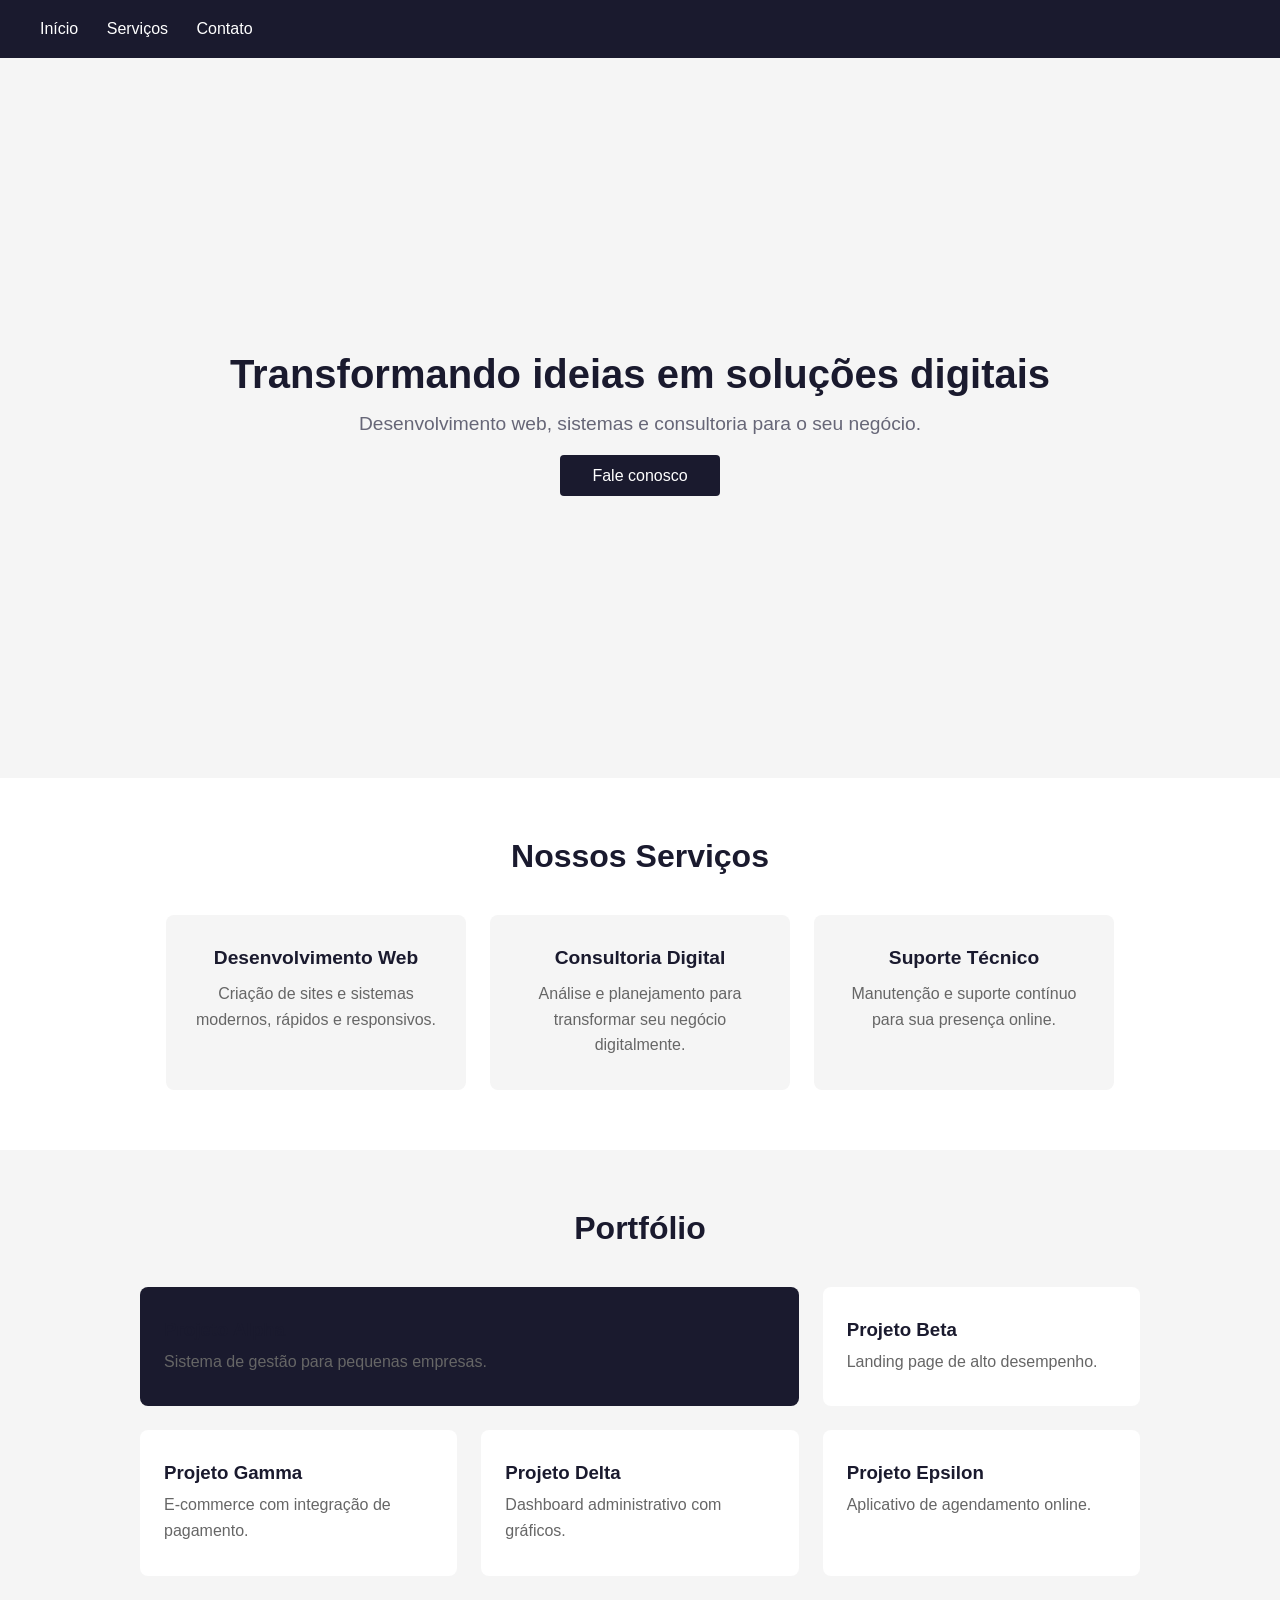
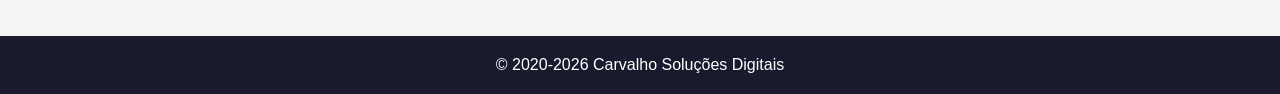
<file: index.html>
<!DOCTYPE html>
<html lang="pt-BR">
  <head>
    <meta charset="UTF-8">
    <meta name="viewport" content="width=device-width, initial-scale=1.0">
    <title>Carvalho Soluções Digitais</title>
    <link rel="stylesheet" href="style.css">
  </head>
  <body>

    <header>
      <nav>
        <a href="#">Início</a>
        <a href="#">Serviços</a>
        <a href="#">Contato</a>
      </nav>
    </header>

    <main>
      <section>
        <h1>Transformando ideias em soluções digitais</h1>
        <p>Desenvolvimento web, sistemas e consultoria para o seu negócio.</p>
        <a href="#">Fale conosco</a>
      </section>
    </main>

    <section class="servicos">
  <h2>Nossos Serviços</h2>

  <div class="cards">
    <div class="card">
      <h3>Desenvolvimento Web</h3>
      <p>Criação de sites e sistemas modernos, rápidos e responsivos.</p>
    </div>

    <div class="card">
      <h3>Consultoria Digital</h3>
      <p>Análise e planejamento para transformar seu negócio digitalmente.</p>
    </div>

    <div class="card">
      <h3>Suporte Técnico</h3>
      <p>Manutenção e suporte contínuo para sua presença online.</p>
    </div>
  </div>
</section>

<section class="portfolio">
  <h2>Portfólio</h2>

  <div class="grid-portfolio">
    <div class="projeto projeto-destaque">
      <h3>Projeto Alpha</h3>
      <p>Sistema de gestão para pequenas empresas.</p>
    </div>

    <div class="projeto">
      <h3>Projeto Beta</h3>
      <p>Landing page de alto desempenho.</p>
    </div>

    <div class="projeto">
      <h3>Projeto Gamma</h3>
      <p>E-commerce com integração de pagamento.</p>
    </div>

    <div class="projeto">
      <h3>Projeto Delta</h3>
      <p>Dashboard administrativo com gráficos.</p>
    </div>

    <div class="projeto">
      <h3>Projeto Epsilon</h3>
      <p>Aplicativo de agendamento online.</p>
    </div>
  </div>
</section>

    <footer>
      <p>© 2020-2026 Carvalho Soluções Digitais</p>
    </footer>

  </body>
</html>
</file>
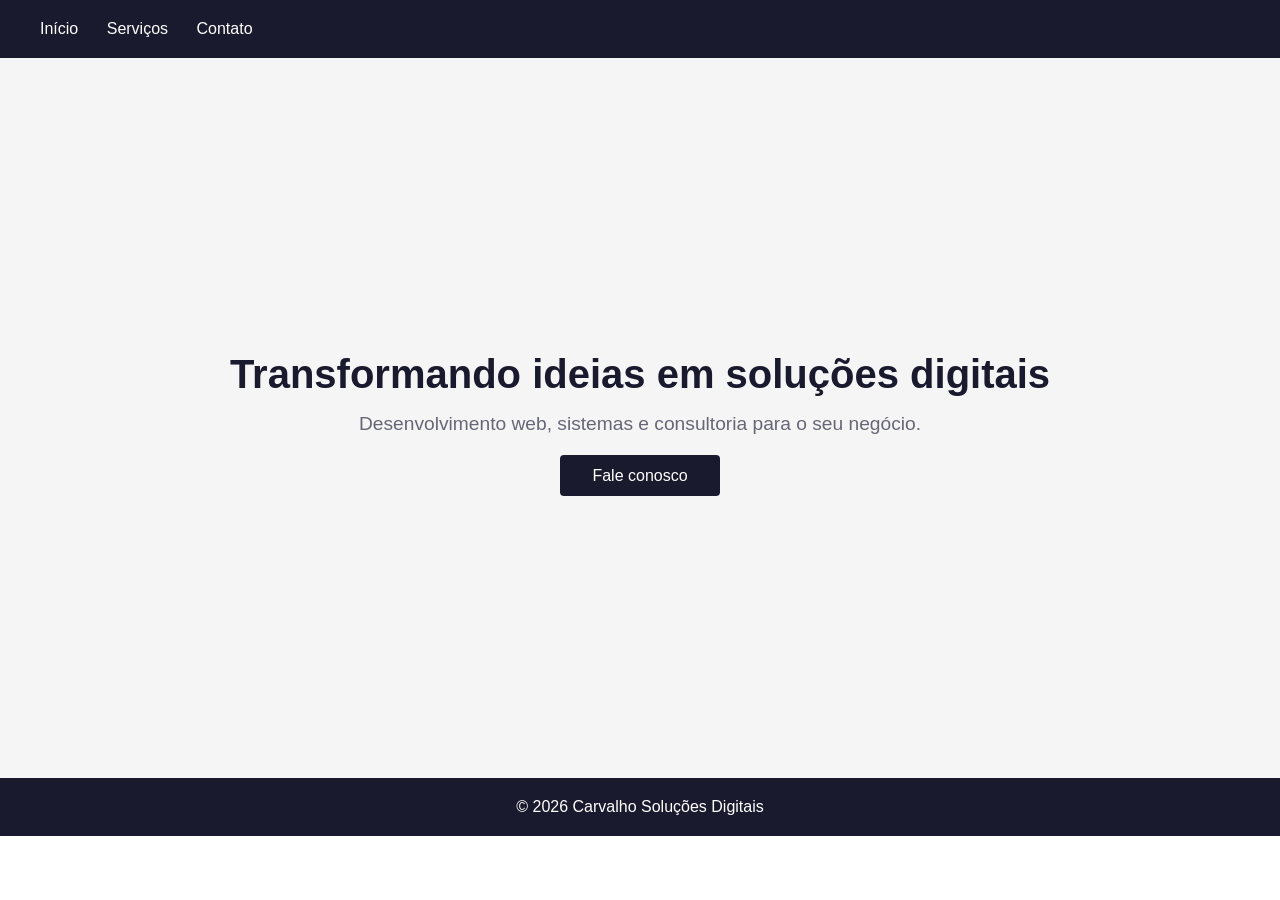
<file: index_old.html>
<!DOCTYPE html>
<html lang="pt-BR">
  <head>
    <meta charset="UTF-8">
    <meta name="viewport" content="width=device-width, initial-scale=1.0">
    <title>Carvalho Soluções Digitais</title>
    <link rel="stylesheet" href="style.css">
  </head>
  <body>

    <header>
      <nav>
        <a href="#">Início</a>
        <a href="#">Serviços</a>
        <a href="#">Contato</a>
      </nav>
    </header>

    <main>
      <section>
        <h1>Transformando ideias em soluções digitais</h1>
        <p>Desenvolvimento web, sistemas e consultoria para o seu negócio.</p>
        <a href="#">Fale conosco</a>
      </section>
    </main>

    <footer>
      <p>© 2026 Carvalho Soluções Digitais</p>
    </footer>

  </body>
</html>
</file>
<file: style.css>
* {
  margin: 0;
  padding: 0;
  box-sizing: border-box;
}

body {
  font-family: Arial, sans-serif;
  color: #333;
}

header {
  background-color: #1a1a2e;
  padding: 20px 40px;
}

nav a {
  color: #fff;
  text-decoration: none;
  margin-right: 24px;
}

main {
  display: flex;
  justify-content: center;
  align-items: center;
  min-height: 80vh;
  text-align: center;
  padding: 40px;
  background-color: #f5f5f5;
}

main section h1 {
  font-size: 2.5rem;
  margin-bottom: 16px;
  color: #1a1a2e;
}

main section p {
  font-size: 1.2rem;
  margin-bottom: 32px;
  color: #667;
}

main section a {
  background-color: #1a1a2e;
  color: #fff;
  padding: 12px 32px;
  text-decoration: none;
  border-radius: 4px;
}

footer {
  text-align: center;
  padding: 20px;
  background-color: #1a1a2e;
  color: #fff;
}

.servicos {
  padding: 60px 40px;
  text-align: center;
  background-color: #fff;
}

.servicos h2 {
  font-size: 2rem;
  color: #1a1a2e;
  margin-bottom: 40px;
}

.cards {
  display: flex;
  justify-content: center;
  gap: 24px;
}

.card {
  background-color: #f5f5f5;
  border-radius: 8px;
  padding: 32px 24px;
  width: 300px;
}

.card h3 {
  color: #1a1a2e;
  margin-bottom: 12px;
  font-size: 1.2rem;
}

.card p {
  color: #666;
  line-height: 1.6;
}

.portfolio {
  padding: 60px 40px;
  background-color: #f5f5f5;
  text-align: center;
}

.portfolio h2 {
  font-size: 2rem;
  color: #1a1a2e;
  margin-bottom: 40px;
}

.grid-portfolio {
  display: grid;
  grid-template-columns: repeat(3, 1fr);
  grid-template-rows: auto auto;
  gap: 24px;
  max-width: 1000px;
  margin: 0 auto;
}

.projeto {
  background-color: #fff;
  border-radius: 8px;
  padding: 32px 24px;
  text-align: left;
}

.projeto-destaque {
  grid-column: span 2;
  background-color: #1a1a2e;
  color: #fff;
}

.projeto-destaque p {
  color: #ccc;
  margin-top: 8px;
}

.projeto h3 {
  color: #1a1a2e;
  margin-bottom: 8px;
}

.projeto p {
  color: #666;
  line-height: 1.6;
}

@media (max-width: 768px) {
  header {
    padding: 16px 20px;
  }

  nav a {
    display: block;
    margin-bottom: 8px;
  }

  main {
    padding: 40px 20px;
  }

  main section h1 {
    font-size: 1.8rem;
  }

  main section p {
    font-size: 1rem;
  }
  footer {
  text-align: center;
  padding: 20px;
  background-color: #1a1a2e;
  color: #fff;
}

.cards {
  flex-direction: column;
  align-items: center;
}

.card {
  width: 100%;
  max-width: 400px;
}

.grid-portfolio {
  grid-template-columns: 1fr;
}

.projeto-destaque {
  grid-column: span 1;
}

}
</file>
